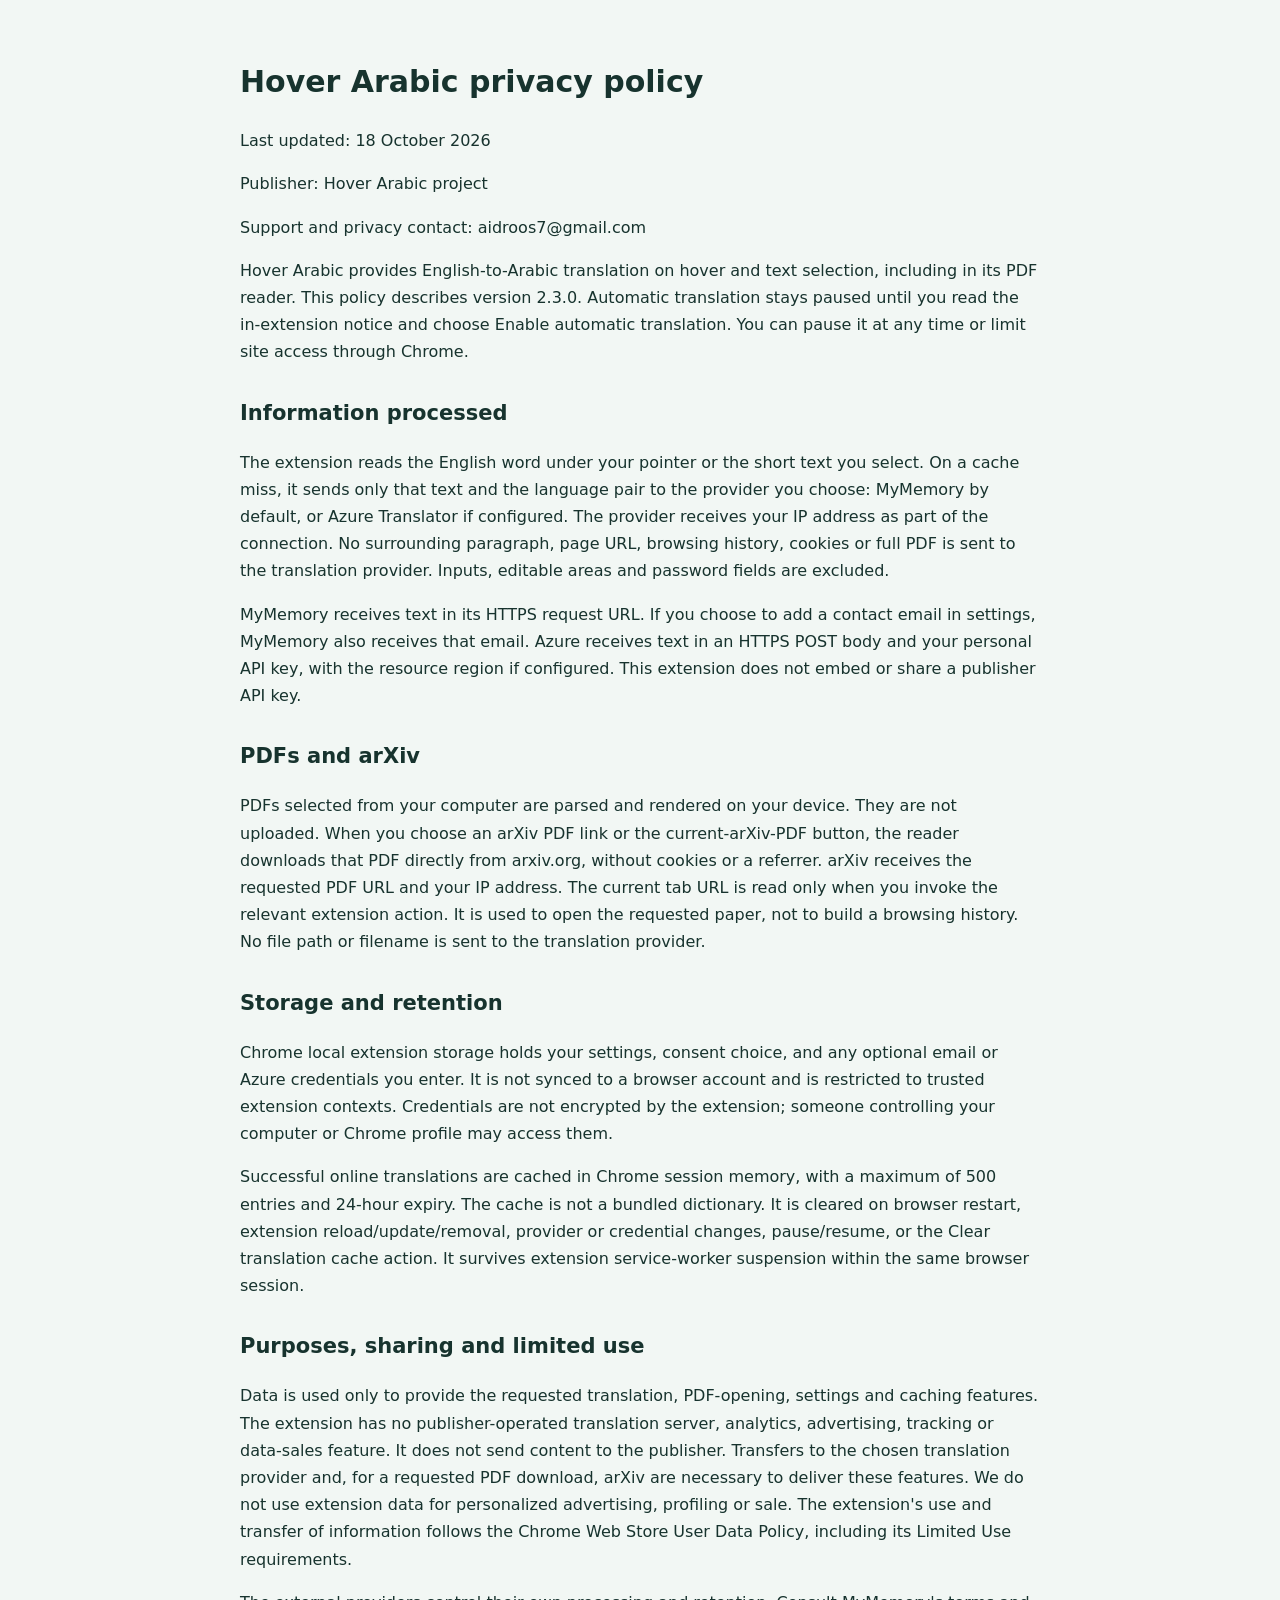
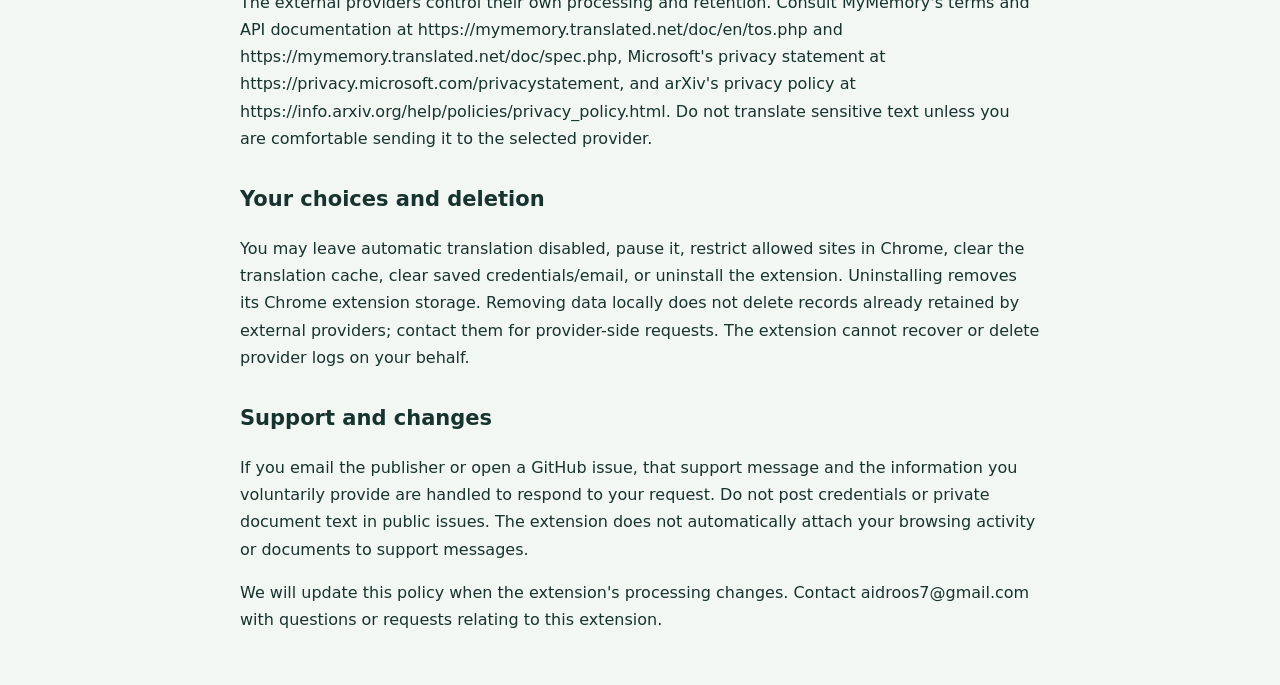
<file: docs/index.html>
<!doctype html><html lang="en"><head><meta charset="utf-8"><meta name="viewport" content="width=device-width,initial-scale=1"><title>Hover Arabic privacy policy</title><link rel="stylesheet" href="privacy.css"></head><body><main><h1>Hover Arabic privacy policy</h1><p>Last updated: 18 October 2026</p><p>Publisher: Hover Arabic project  </p><p>Support and privacy contact: aidroos7@gmail.com</p><p>Hover Arabic provides English-to-Arabic translation on hover and text selection, including in its PDF reader. This policy describes version 2.3.0. Automatic translation stays paused until you read the in-extension notice and choose Enable automatic translation. You can pause it at any time or limit site access through Chrome.</p><h2>Information processed</h2><p>The extension reads the English word under your pointer or the short text you select. On a cache miss, it sends only that text and the language pair to the provider you choose: MyMemory by default, or Azure Translator if configured. The provider receives your IP address as part of the connection. No surrounding paragraph, page URL, browsing history, cookies or full PDF is sent to the translation provider. Inputs, editable areas and password fields are excluded.</p><p>MyMemory receives text in its HTTPS request URL. If you choose to add a contact email in settings, MyMemory also receives that email. Azure receives text in an HTTPS POST body and your personal API key, with the resource region if configured. This extension does not embed or share a publisher API key.</p><h2>PDFs and arXiv</h2><p>PDFs selected from your computer are parsed and rendered on your device. They are not uploaded. When you choose an arXiv PDF link or the current-arXiv-PDF button, the reader downloads that PDF directly from arxiv.org, without cookies or a referrer. arXiv receives the requested PDF URL and your IP address. The current tab URL is read only when you invoke the relevant extension action. It is used to open the requested paper, not to build a browsing history. No file path or filename is sent to the translation provider.</p><h2>Storage and retention</h2><p>Chrome local extension storage holds your settings, consent choice, and any optional email or Azure credentials you enter. It is not synced to a browser account and is restricted to trusted extension contexts. Credentials are not encrypted by the extension; someone controlling your computer or Chrome profile may access them.</p><p>Successful online translations are cached in Chrome session memory, with a maximum of 500 entries and 24-hour expiry. The cache is not a bundled dictionary. It is cleared on browser restart, extension reload/update/removal, provider or credential changes, pause/resume, or the Clear translation cache action. It survives extension service-worker suspension within the same browser session.</p><h2>Purposes, sharing and limited use</h2><p>Data is used only to provide the requested translation, PDF-opening, settings and caching features. The extension has no publisher-operated translation server, analytics, advertising, tracking or data-sales feature. It does not send content to the publisher. Transfers to the chosen translation provider and, for a requested PDF download, arXiv are necessary to deliver these features. We do not use extension data for personalized advertising, profiling or sale. The extension&#x27;s use and transfer of information follows the Chrome Web Store User Data Policy, including its Limited Use requirements.</p><p>The external providers control their own processing and retention. Consult MyMemory&#x27;s terms and API documentation at https://mymemory.translated.net/doc/en/tos.php and https://mymemory.translated.net/doc/spec.php, Microsoft&#x27;s privacy statement at https://privacy.microsoft.com/privacystatement, and arXiv&#x27;s privacy policy at https://info.arxiv.org/help/policies/privacy_policy.html. Do not translate sensitive text unless you are comfortable sending it to the selected provider.</p><h2>Your choices and deletion</h2><p>You may leave automatic translation disabled, pause it, restrict allowed sites in Chrome, clear the translation cache, clear saved credentials/email, or uninstall the extension. Uninstalling removes its Chrome extension storage. Removing data locally does not delete records already retained by external providers; contact them for provider-side requests. The extension cannot recover or delete provider logs on your behalf.</p><h2>Support and changes</h2><p>If you email the publisher or open a GitHub issue, that support message and the information you voluntarily provide are handled to respond to your request. Do not post credentials or private document text in public issues. The extension does not automatically attach your browsing activity or documents to support messages.</p><p>We will update this policy when the extension&#x27;s processing changes. Contact aidroos7@gmail.com with questions or requests relating to this extension.</p></main></body></html>
</file>
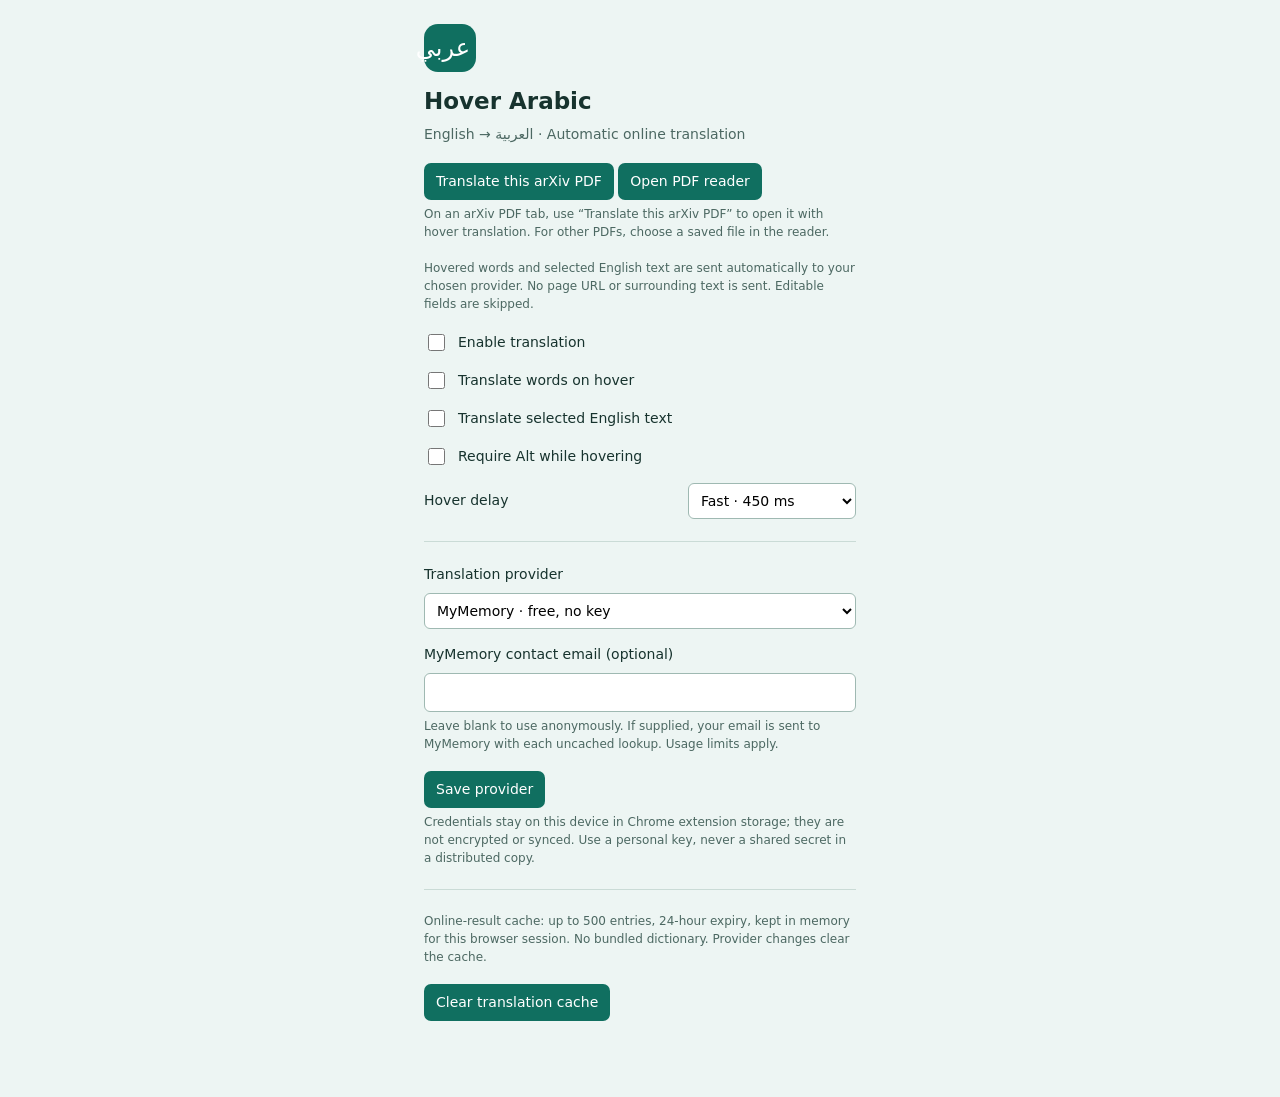
<file: extension/settings.html>
<!doctype html><html lang="en"><head><meta charset="utf-8"><meta name="viewport" content="width=device-width,initial-scale=1"><title>Hover Arabic settings</title><link rel="stylesheet" href="settings.css"></head><body><main>
<div class="brand" lang="ar" dir="rtl">عربي</div><h1>Hover Arabic</h1><p>English → العربية · Automatic online translation</p>
<section id="privacyNotice" class="privacyNotice" aria-labelledby="privacyHeading" hidden><h2 id="privacyHeading">Before you enable translation</h2><p>Automatic hover translation sends the English words you hover over, or text you select, to MyMemory (default) or Azure if configured. The provider receives your IP address. MyMemory receives text in the request URL and your contact email if you add one. Azure receives text and your personal API key.</p><p>Your PDF stays on this device. An arXiv link is downloaded directly from arXiv. No page URL or surrounding paragraph is sent to the translation provider. You can pause translation or restrict sites in Chrome.</p><p><a href="privacy.html" target="_blank" rel="noopener">Read the privacy policy</a></p><button id="acceptPrivacy" type="button">Enable automatic translation</button><p class="note">Translation stays paused until you choose to enable it. Enabling is optional; you can close this window.</p></section>
<button id="openCurrentPdf" type="button">Translate this arXiv PDF</button> <button id="openPdf" type="button">Open PDF reader</button><p class="note">On an arXiv PDF tab, use “Translate this arXiv PDF” to open it with hover translation. For other PDFs, choose a saved file in the reader.</p>
<p class="note">Hovered words and selected English text are sent automatically to your chosen provider. No page URL or surrounding text is sent. Editable fields are skipped.</p>
<label><input type="checkbox" id="enabled"> Enable translation</label><label><input type="checkbox" id="hover"> Translate words on hover</label><label><input type="checkbox" id="selection"> Translate selected English text</label><label><input type="checkbox" id="altOnly"> Require Alt while hovering</label>
<label for="delay">Hover delay <select id="delay"><option value="450">Fast · 450 ms</option><option value="650">Normal · 650 ms</option><option value="1000">Relaxed · 1000 ms</option></select></label>
<hr><form id="providerForm"><label for="provider">Translation provider</label><select id="provider"><option value="mymemory">MyMemory · free, no key</option><option value="azure">Azure Translator · recommended for regular use</option></select>
<div id="mymemoryFields"><label for="mymemoryEmail">MyMemory contact email (optional)</label><input id="mymemoryEmail" type="email" maxlength="254" autocomplete="off"><p class="note">Leave blank to use anonymously. If supplied, your email is sent to MyMemory with each uncached lookup. Usage limits apply.</p></div>
<div id="azureFields" hidden><label for="azureKey">Azure Translator API key</label><input id="azureKey" type="password" maxlength="256" autocomplete="off" spellcheck="false"><label for="azureRegion">Resource region</label><input id="azureRegion" maxlength="64" placeholder="e.g. westeurope; blank for global resource" autocomplete="off" spellcheck="false"><p class="note">Create a Translator resource with the F0 free tier in Azure, then copy its key and location from “Keys and Endpoint.” Regional resources need the region. See README for full instructions.</p></div>
<button type="submit" id="saveProvider">Save provider</button><p class="note">Credentials stay on this device in Chrome extension storage; they are not encrypted or synced. Use a personal key, never a shared secret in a distributed copy.</p></form>
<hr><p class="note">Online-result cache: up to 500 entries, 24-hour expiry, kept in memory for this browser session. No bundled dictionary. Provider changes clear the cache.</p><button id="clearCache" type="button">Clear translation cache</button><p id="status" role="status" aria-live="polite"></p>
</main><script src="core.js"></script><script src="settings.js"></script></body></html>
</file>
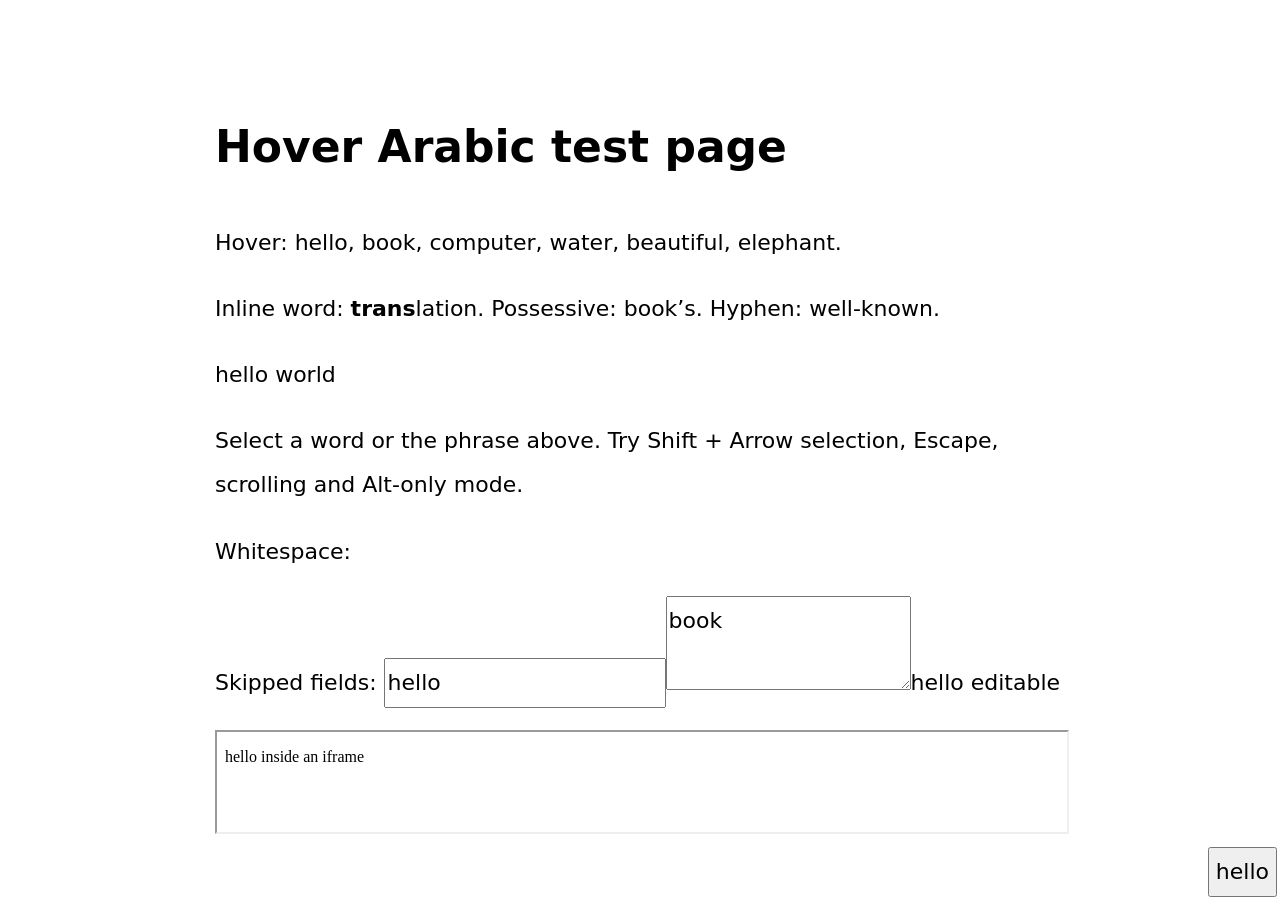
<file: extension/tests/demo.html>
<!doctype html><html lang="en"><meta charset="utf-8"><title>Hover Arabic test page</title><style>body{font:22px/2 system-ui;max-width:850px;margin:50px auto;padding:24px}button,input,textarea{font:inherit}#edge{position:fixed;right:3px;bottom:3px}.space{display:inline-block;width:200px;height:30px}iframe{width:100%;height:100px}</style>
<h1>Hover Arabic test page</h1><p>Hover: <span id="hello">hello</span>, <span id="book">book</span>, computer, water, beautiful, <span id="extra">elephant</span>.</p>
<p>Inline word: <span id="split"><b>trans</b>lation</span>. Possessive: book’s. Hyphen: well-known.</p>
<p id="phrase">hello world</p><p>Select a word or the phrase above. Try Shift + Arrow selection, Escape, scrolling and Alt-only mode.</p>
<p>Whitespace: <span class="space" id="space"> </span></p><p>Skipped fields: <input value="hello" aria-label="Test input"><textarea aria-label="Test textarea">book</textarea><span contenteditable="true">hello editable</span></p>
<button id="edge">hello</button><iframe srcdoc="<p>hello inside an iframe</p>" title="Test frame"></iframe>
</html>
</file>
<file: docs/privacy.css>
body{margin:0;background:#f2f7f4;color:#17332e;font:16px/1.7 system-ui,sans-serif}main{max-width:800px;padding:36px 24px;margin:auto}h1{font-size:30px}h2{font-size:21px;margin-top:30px}p{overflow-wrap:anywhere}
</file>
<file: extension/settings.css>
:root{color-scheme:light}*{box-sizing:border-box}[hidden]{display:none!important}body{margin:0;background:#edf5f3;color:#17332e;font:14px/1.5 system-ui,sans-serif;min-width:370px}main{max-width:480px;padding:24px;margin:auto}.brand{background:#106f60;color:white;border-radius:14px;width:52px;text-align:center;padding:6px;font-size:24px}h1{font-size:23px;margin:12px 0 0}p{color:#4c6862;margin:5px 0 18px}label{display:flex;align-items:center;gap:10px;margin:15px 0 8px}input[type=checkbox]{accent-color:#106f60;width:17px;height:17px}select,input:not([type=checkbox]){width:100%;padding:8px;border:1px solid #9fb9b2;border-radius:6px;background:white;font:inherit}#delay{width:auto;margin-left:auto}.note{font-size:12px}hr{border:0;border-top:1px solid #cadbd6;margin:22px 0}button{font:inherit;cursor:pointer;background:#106f60;color:white;padding:8px 12px;border:0;border-radius:7px}button:disabled{opacity:.6}#status{min-height:20px;margin-top:14px;color:#07584b}

.privacyNotice{padding:16px;border:2px solid #116d58;background:#fff;border-radius:10px;margin:18px 0}.privacyNotice h2{font-size:18px;margin:0 0 10px}.privacyNotice p{font-size:13px}.privacyNotice a{color:#075c48}.privacyNotice[hidden]{display:none!important}
</file>
